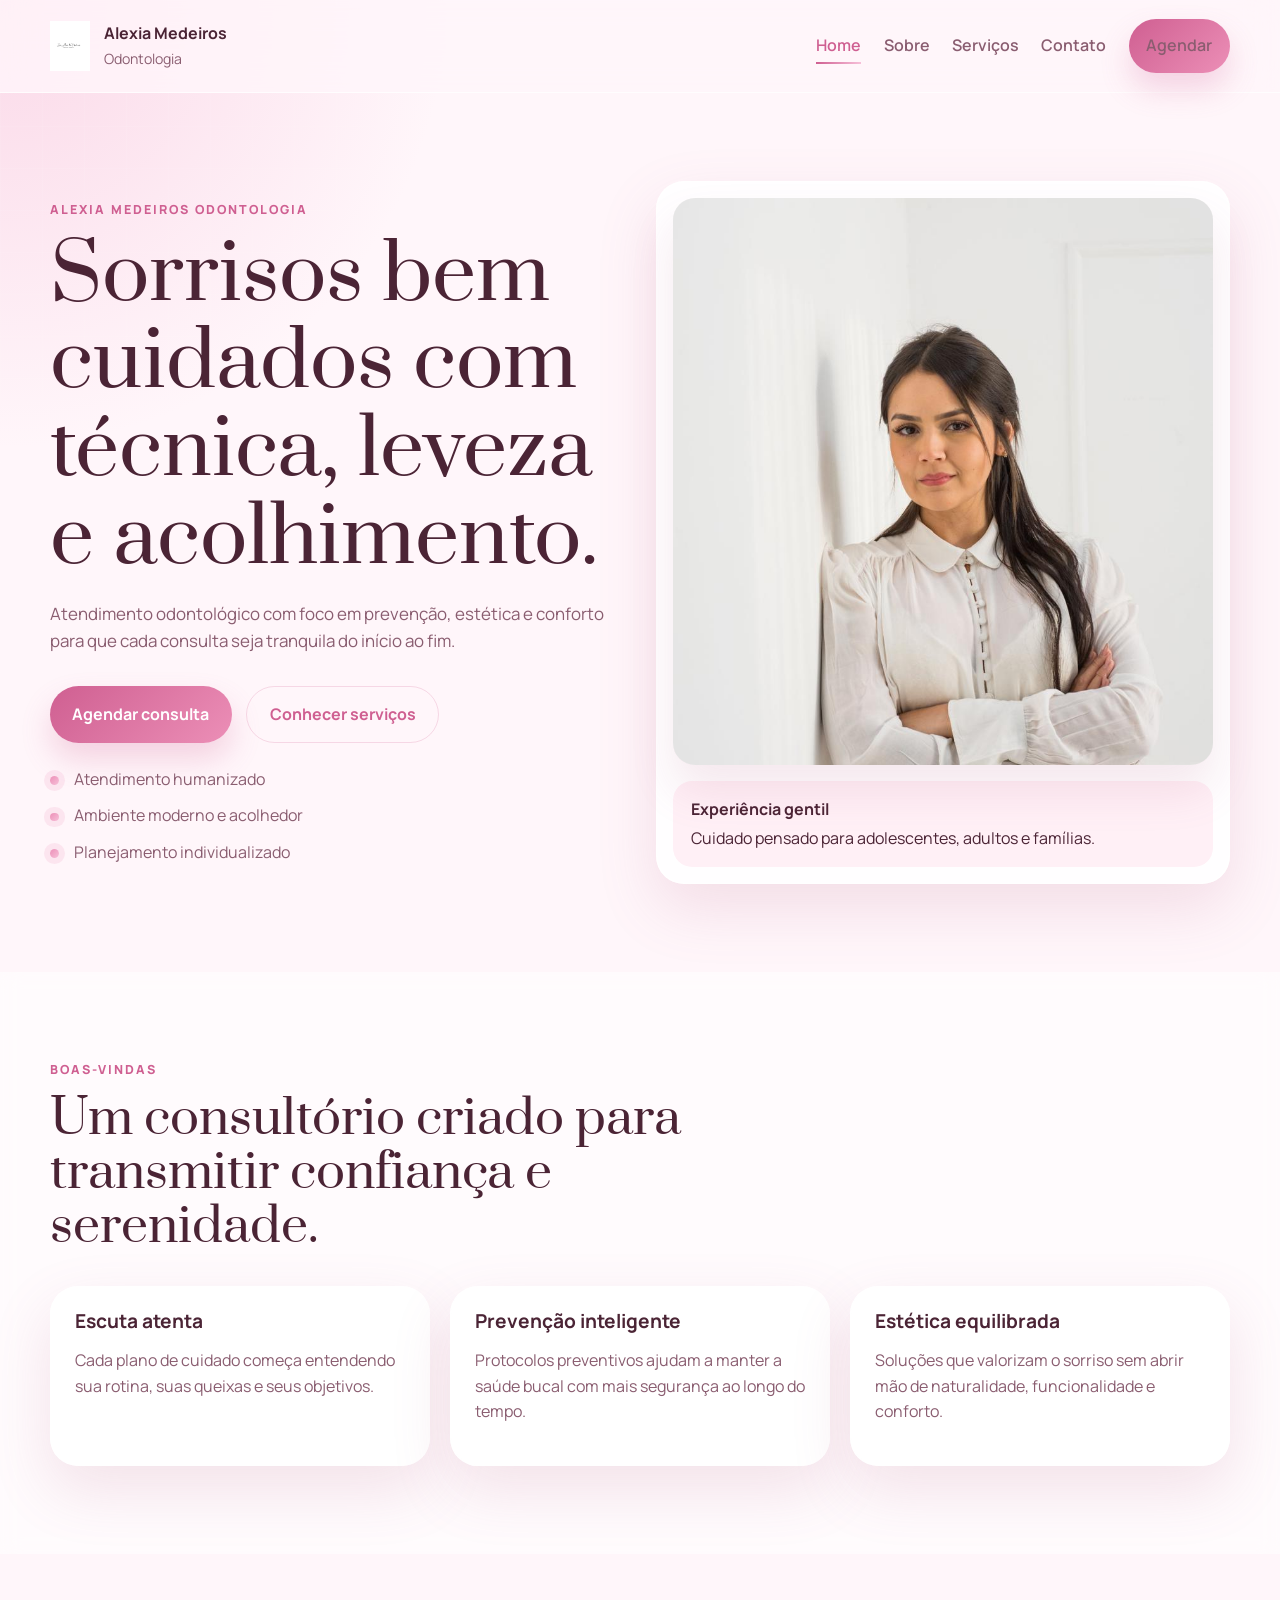
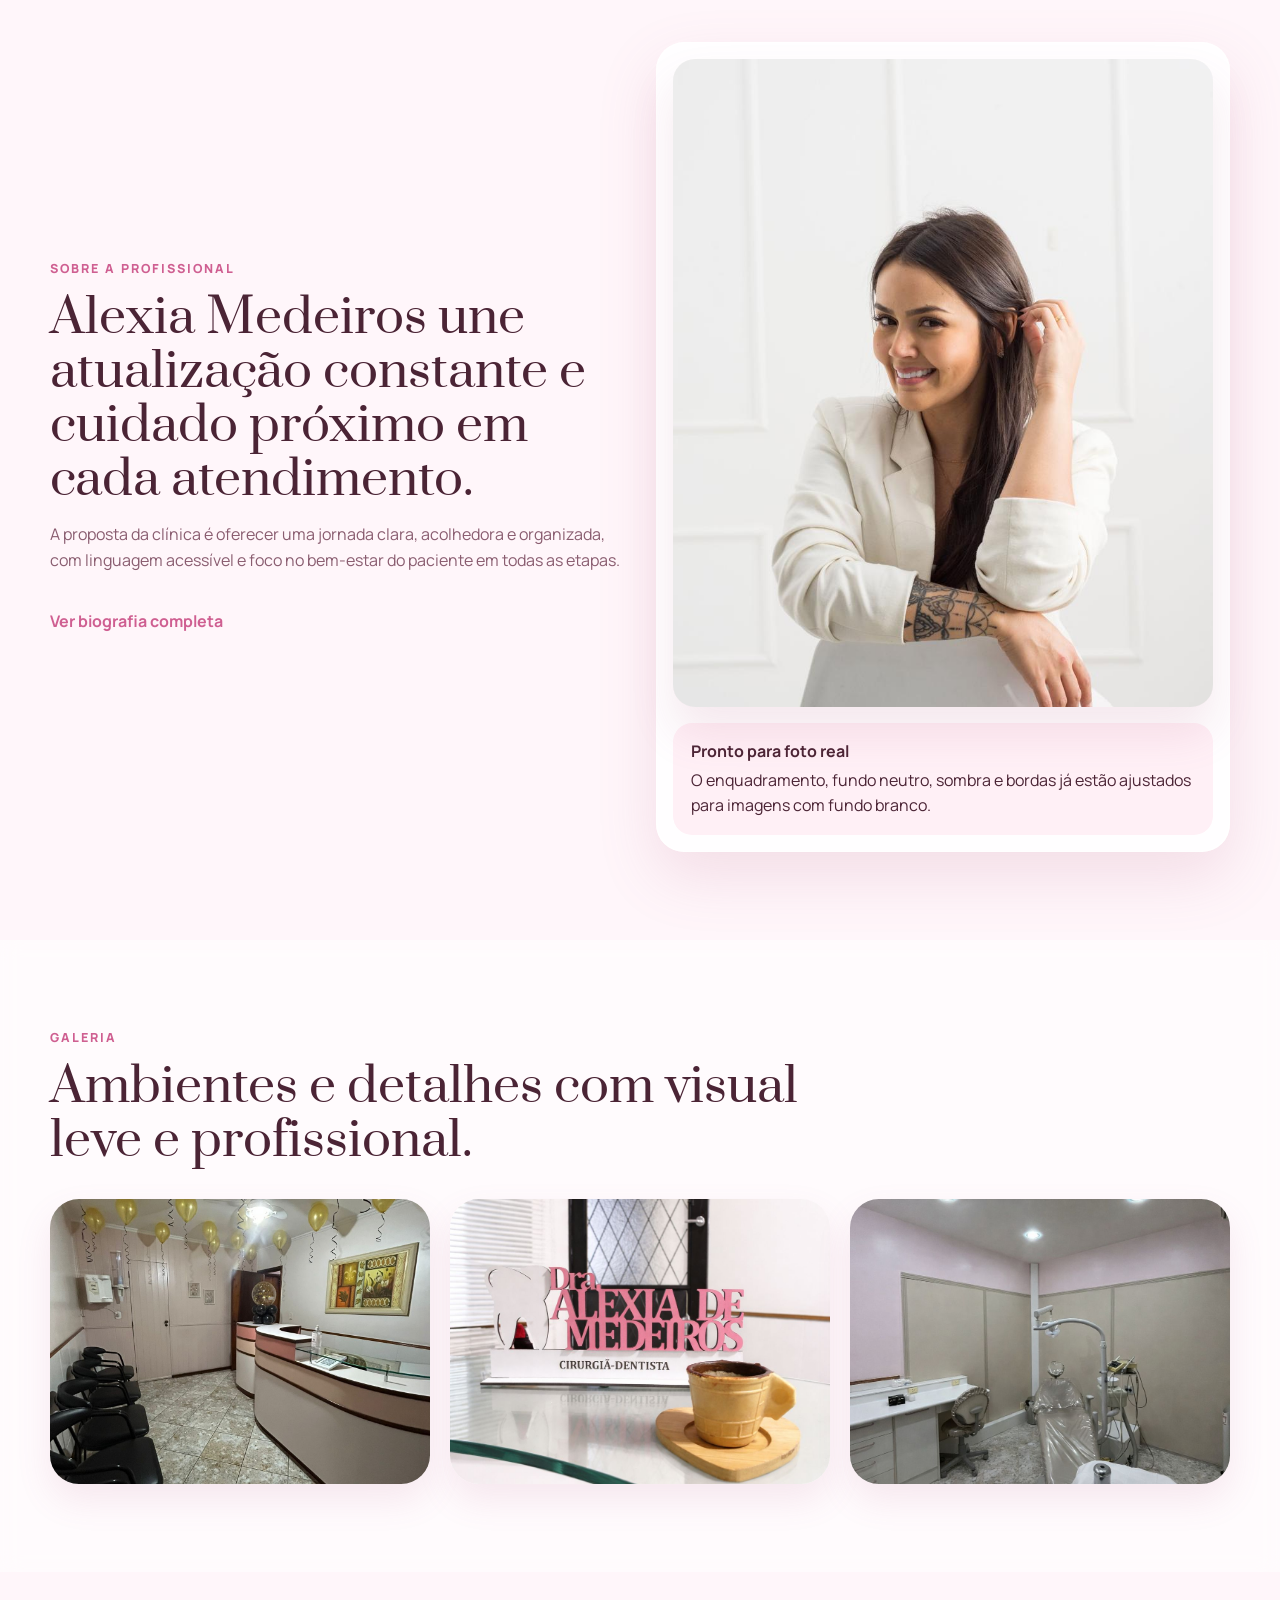
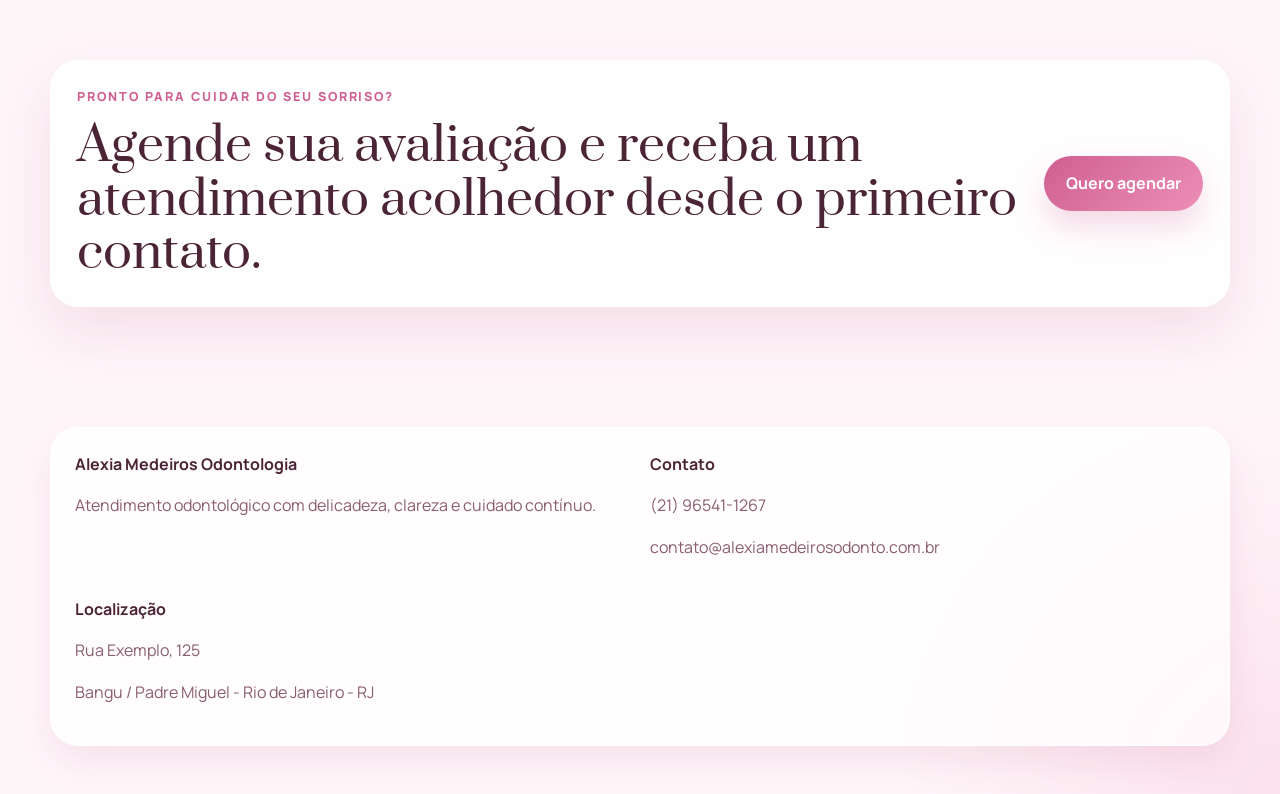
<file: index.html>
﻿<!DOCTYPE html>
<html lang="pt-BR">
<head>
  <meta charset="UTF-8">
  <meta name="viewport" content="width=device-width, initial-scale=1.0">
  <meta name="description" content="Alexia Medeiros Odontologia com atendimento humanizado, estrutura acolhedora e soluções modernas para o seu sorriso.">
  <title>Alexia Medeiros Odontologia</title>
  <link rel="preconnect" href="https://fonts.googleapis.com">
  <link rel="preconnect" href="https://fonts.gstatic.com" crossorigin>
  <link href="https://fonts.googleapis.com/css2?family=Manrope:wght@400;500;600;700;800&family=Prata&display=swap" rel="stylesheet">
  <link rel="stylesheet" href="css/style.css">
</head>
<body data-page="home">
  <header class="site-header">
    <div class="container nav-shell">
      <a class="brand" href="index.html" aria-label="Alexia Medeiros Odontologia">
        <img src="images/logo.png" alt="Logo Alexia Medeiros" class="logo">
        <span class="brand-text">
          <strong>Alexia Medeiros</strong>
          <span>Odontologia</span>
        </span>
      </a>
      <button class="nav-toggle" type="button" aria-expanded="false" aria-controls="site-nav" aria-label="Abrir menu">
        <span></span>
        <span></span>
      </button>
      <nav class="site-nav" id="site-nav" aria-label="Principal">
        <a href="index.html" data-nav="home">Home</a>
        <a href="sobre.html" data-nav="sobre">Sobre</a>
        <a href="servicos.html" data-nav="servicos">Serviços</a>
        <a href="contato.html" data-nav="contato">Contato</a>
        <a href="agendamento.html" data-nav="agendamento" class="button button--nav">Agendar</a>
      </nav>
    </div>
  </header>

  <main>
    <section class="hero section">
      <div class="container hero-grid">
        <div class="hero-copy reveal">
          <p class="eyebrow">Alexia Medeiros Odontologia</p>
          <h1>Sorrisos bem cuidados com técnica, leveza e acolhimento.</h1>
          <p class="lead">Atendimento odontológico com foco em prevenção, estética e conforto para que cada consulta seja tranquila do início ao fim.</p>
          <div class="hero-actions">
            <a class="button" href="agendamento.html">Agendar consulta</a>
            <a class="button button--ghost" href="servicos.html">Conhecer serviços</a>
          </div>
          <ul class="hero-points">
            <li>Atendimento humanizado</li>
            <li>Ambiente moderno e acolhedor</li>
            <li>Planejamento individualizado</li>
          </ul>
        </div>
        <div class="hero-visual reveal reveal-delay">
          <div class="hero-card">
            <div class="image-frame image-frame--hero">
              <img src="images/alexiaparede.jpeg" alt="Ilustração representando atendimento odontológico acolhedor.">
            </div>
            <div class="hero-badge">
              <strong>Experiência gentil</strong>
              <span>Cuidado pensado para adolescentes, adultos e famílias.</span>
            </div>
          </div>
        </div>
      </div>
    </section>

    <section class="section section-soft">
      <div class="container">
        <div class="section-heading reveal">
          <p class="eyebrow">Boas-vindas</p>
          <h2>Um consultório criado para transmitir confiança e serenidade.</h2>
        </div>
        <div class="feature-grid">
          <article class="feature-card reveal">
            <h3>Escuta atenta</h3>
            <p>Cada plano de cuidado começa entendendo sua rotina, suas queixas e seus objetivos.</p>
          </article>
          <article class="feature-card reveal">
            <h3>Prevenção inteligente</h3>
            <p>Protocolos preventivos ajudam a manter a saúde bucal com mais segurança ao longo do tempo.</p>
          </article>
          <article class="feature-card reveal">
            <h3>Estética equilibrada</h3>
            <p>Soluções que valorizam o sorriso sem abrir mão de naturalidade, funcionalidade e conforto.</p>
          </article>
        </div>
      </div>
    </section>

    <section class="section">
      <div class="container split-layout">
        <div class="reveal">
          <p class="eyebrow">Sobre a profissional</p>
          <h2>Alexia Medeiros une atualização constante e cuidado próximo em cada atendimento.</h2>
          <p>A proposta da clínica é oferecer uma jornada clara, acolhedora e organizada, com linguagem acessível e foco no bem-estar do paciente em todas as etapas.</p>
          <a class="text-link" href="sobre.html">Ver biografia completa</a>
        </div>
        <div class="portrait-panel reveal reveal-delay">
          <div class="image-frame image-frame--portrait">
            <img src="images/dra.png" alt="Espaço reservado para foto profissional da dentista Alexa Medeiros.">
          </div>
          <div class="portrait-note">
            <strong>Pronto para foto real</strong>
            <span>O enquadramento, fundo neutro, sombra e bordas já estão ajustados para imagens com fundo branco.</span>
          </div>
        </div>
      </div>
    </section>

    <section class="section section-soft">
      <div class="container">
        <div class="section-heading reveal">
          <p class="eyebrow">Galeria</p>
          <h2>Ambientes e detalhes com visual leve e profissional.</h2>
        </div>
        <div class="gallery-grid">
          <figure class="gallery-card reveal"><img src="images/recepção.jpeg" alt="Visual ilustrativo de consultório odontológico clean."></figure>
          <figure class="gallery-card reveal"><img src="images/testee.jpeg" alt="Visual ilustrativo de atendimento odontológico humanizado."></figure>
          <figure class="gallery-card reveal"><img src="images/sala.jpeg" alt="Visual ilustrativo de equipamentos odontológicos modernos."></figure>
        </div>
      </div>
    </section>

    <section class="section">
      <div class="container cta-band reveal">
        <div>
          <p class="eyebrow">Pronto para cuidar do seu sorriso?</p>
          <h2>Agende sua avaliação e receba um atendimento acolhedor desde o primeiro contato.</h2>
        </div>
        <a class="button" href="agendamento.html">Quero agendar</a>
      </div>
    </section>
  </main>

  <footer class="site-footer">
    <div class="container footer-grid">
      <div>
        <strong>Alexia Medeiros Odontologia</strong>
        <p>Atendimento odontológico com delicadeza, clareza e cuidado contínuo.</p>
      </div>
      <div>
        <strong>Contato</strong>
        <p>(21) 96541-1267</p>
        <p>contato@alexiamedeirosodonto.com.br</p>
      </div>
      <div>
        <strong>Localização</strong>
        <p>Rua Exemplo, 125</p>
        <p>Bangu / Padre Miguel - Rio de Janeiro - RJ</p>
      </div>
    </div>
  </footer>
<script src="js/site-config.js"></script>
<script src="js/script.js"></script>
</body>
</html>
</file>
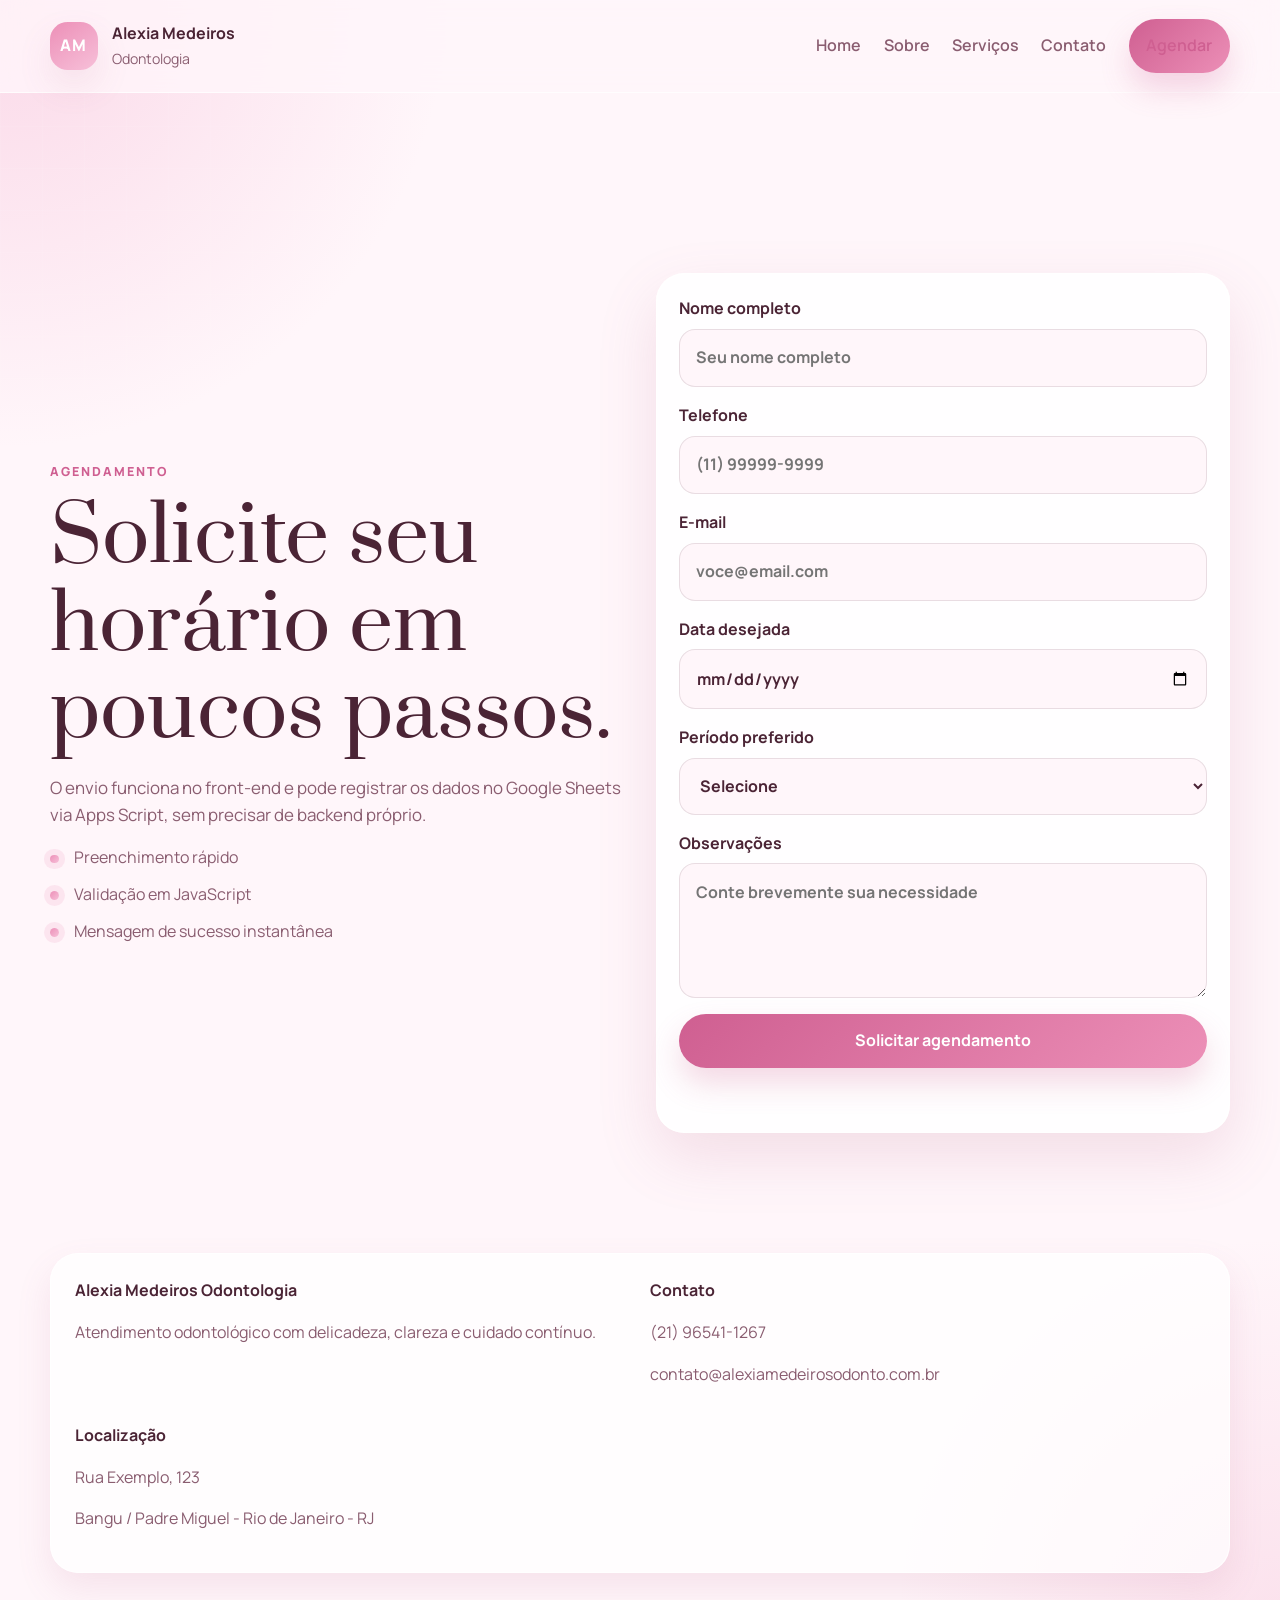
<file: agendamento.html>
﻿<!DOCTYPE html>
<html lang="pt-BR">
<head>
  <meta charset="UTF-8">
  <meta name="viewport" content="width=device-width, initial-scale=1.0">
  <meta name="description" content="Solicite um agendamento na Alexa Medeiros Odontologia com confirmação simulada no navegador.">
  <title>Agendamento | Alexia Medeiros Odontologia</title>
  <link rel="preconnect" href="https://fonts.googleapis.com">
  <link rel="preconnect" href="https://fonts.gstatic.com" crossorigin>
  <link href="https://fonts.googleapis.com/css2?family=Manrope:wght@400;500;600;700;800&family=Prata&display=swap" rel="stylesheet">
  <link rel="stylesheet" href="css/style.css">
</head>
<body data-page="agendamento">
  <header class="site-header">
    <div class="container nav-shell">
      <a class="brand" href="index.html" aria-label="Alexa Medeiros Odontologia">
        <span class="brand-mark">AM</span>
        <span class="brand-text">
          <strong>Alexia Medeiros</strong>
          <span>Odontologia</span>
        </span>
      </a>
      <button class="nav-toggle" type="button" aria-expanded="false" aria-controls="site-nav" aria-label="Abrir menu">
        <span></span>
        <span></span>
      </button>
      <nav class="site-nav" id="site-nav" aria-label="Principal">
        <a href="index.html" data-nav="home">Home</a>
        <a href="sobre.html" data-nav="sobre">Sobre</a>
        <a href="servicos.html" data-nav="servicos">Serviços</a>
        <a href="contato.html" data-nav="contato">Contato</a>
        <a href="agendamento.html" data-nav="agendamento" class="button button--nav">Agendar</a>
      </nav>
    </div>
  </header>

  <main class="page-main">
    <section class="section page-hero">
      <div class="container booking-layout">
        <div class="reveal">
          <p class="eyebrow">Agendamento</p>
          <h1>Solicite seu horário em poucos passos.</h1>
          <p class="lead">O envio funciona no front-end e pode registrar os dados no Google Sheets via Apps Script, sem precisar de backend próprio.</p>
          <ul class="check-list">
            <li>Preenchimento rápido</li>
            <li>Validação em JavaScript</li>
            <li>Mensagem de sucesso instantânea</li>
          </ul>
        </div>
        <div class="form-card reveal reveal-delay">
          <form class="site-form" id="agendamento-form" novalidate>
            <label>
              Nome completo
              <input type="text" name="nome" placeholder="Seu nome completo" required>
            </label>
            <label>
              Telefone
              <input type="tel" name="telefone" placeholder="(11) 99999-9999" required>
            </label>
            <label>
              E-mail
              <input type="email" name="email" placeholder="voce@email.com" required>
            </label>
            <label>
              Data desejada
              <input type="date" name="data" id="booking-date" required>
            </label>
            <label>
              Período preferido
              <select name="periodo" required>
                <option value="">Selecione</option>
                <option value="manhã">Manhã</option>
                <option value="tarde">Tarde</option>
              </select>
            </label>
            <label>
              Observações
              <textarea name="mensagem" rows="4" placeholder="Conte brevemente sua necessidade"></textarea>
            </label>
            <button class="button" type="submit">Solicitar agendamento</button>
            <p class="form-feedback" id="agendamento-feedback" aria-live="polite"></p>
          </form>
        </div>
      </div>
    </section>
  </main>

  <footer class="site-footer">
    <div class="container footer-grid">
      <div>
        <strong>Alexia Medeiros Odontologia</strong>
        <p>Atendimento odontológico com delicadeza, clareza e cuidado contínuo.</p>
      </div>
      <div>
        <strong>Contato</strong>
        <p>(21) 96541-1267</p>
        <p>contato@alexiamedeirosodonto.com.br</p>
      </div>
      <div>
        <strong>Localização</strong>
        <p>Rua Exemplo, 123</p>
        <p>Bangu / Padre Miguel - Rio de Janeiro - RJ</p>
      </div>
    </div>
  </footer>

  <script src="js/site-config.js"></script>
  <script src="js/script.js"></script>
</body>
</html>
</file>
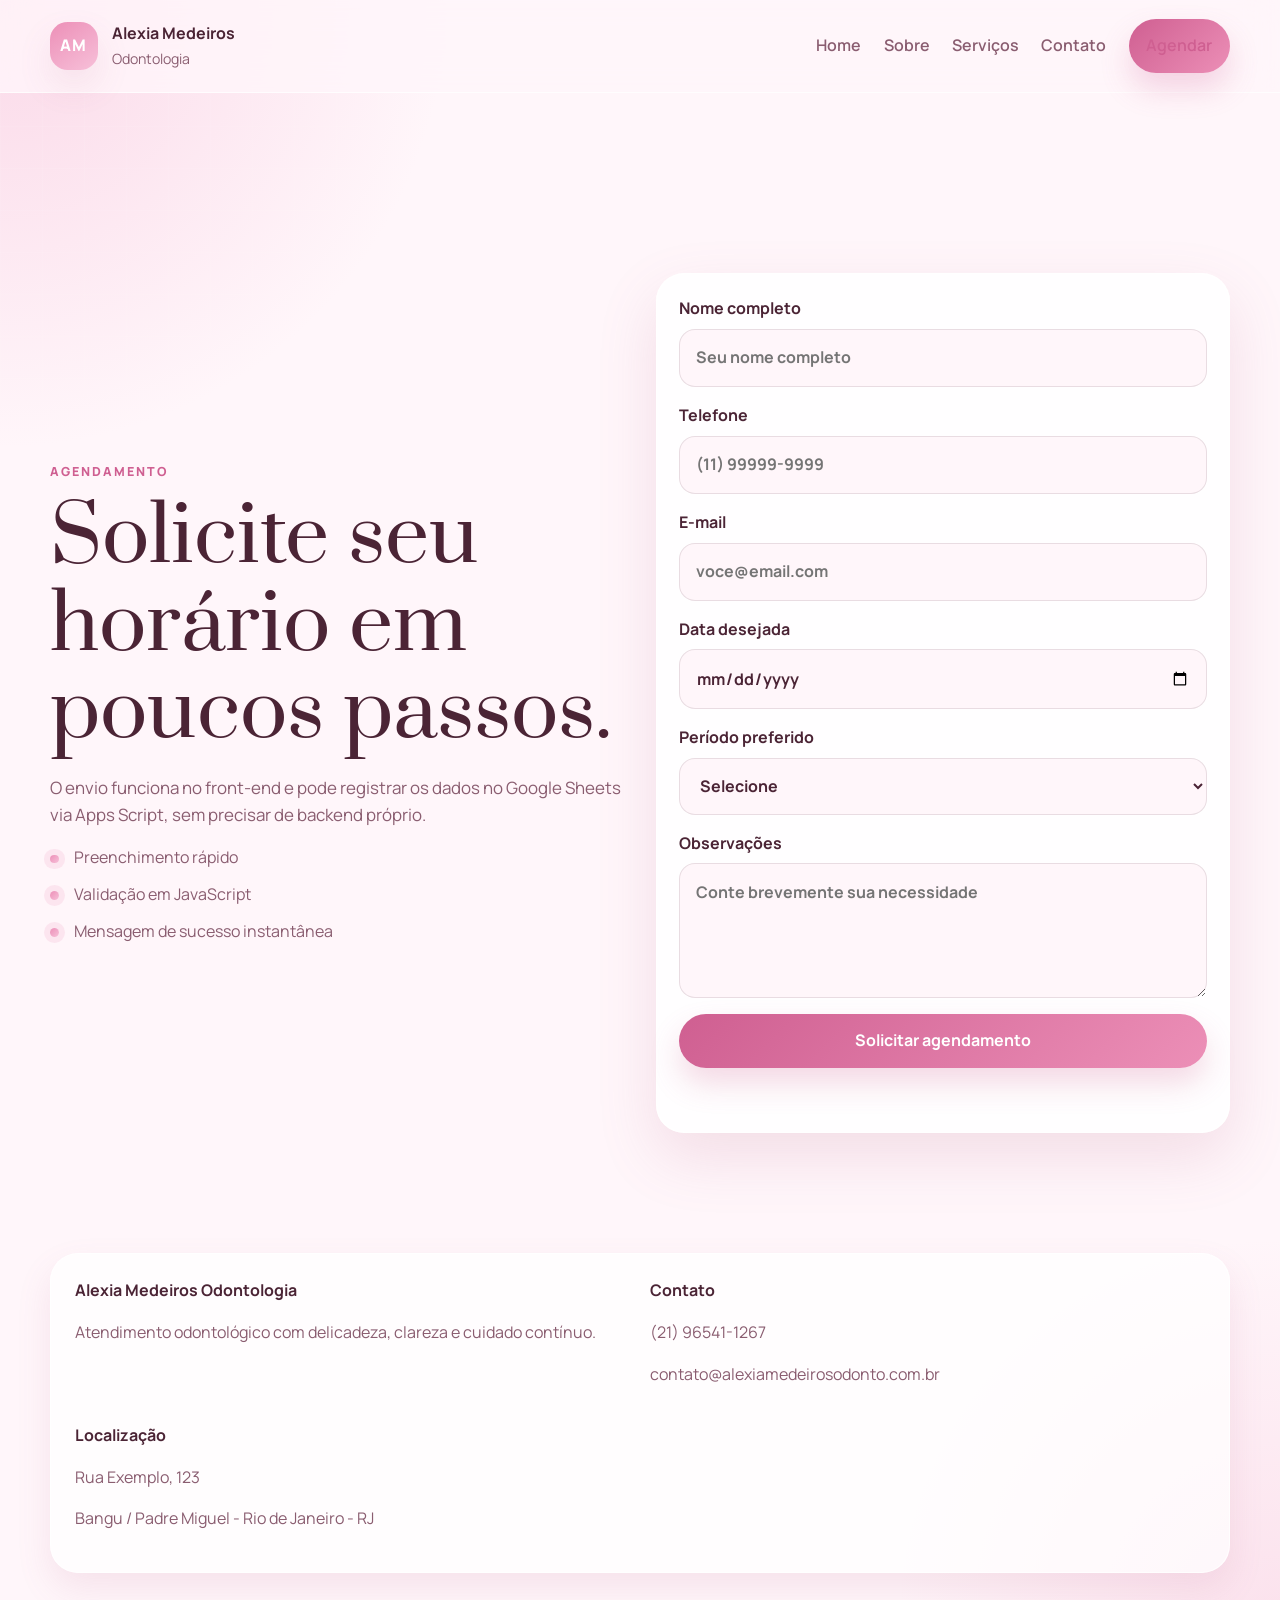
<file: agendar.html>
﻿<!DOCTYPE html>
<html lang="pt-BR">
<head>
  <meta charset="UTF-8">
  <meta http-equiv="refresh" content="0; url=agendamento.html">
  <meta name="viewport" content="width=device-width, initial-scale=1.0">
  <title>Redirecionando...</title>
  <script>window.location.replace('agendamento.html');</script>
</head>
<body>
  <p>Redirecionando para <a href="agendamento.html">agendamento.html</a>...</p>
</body>
</html>
</file>
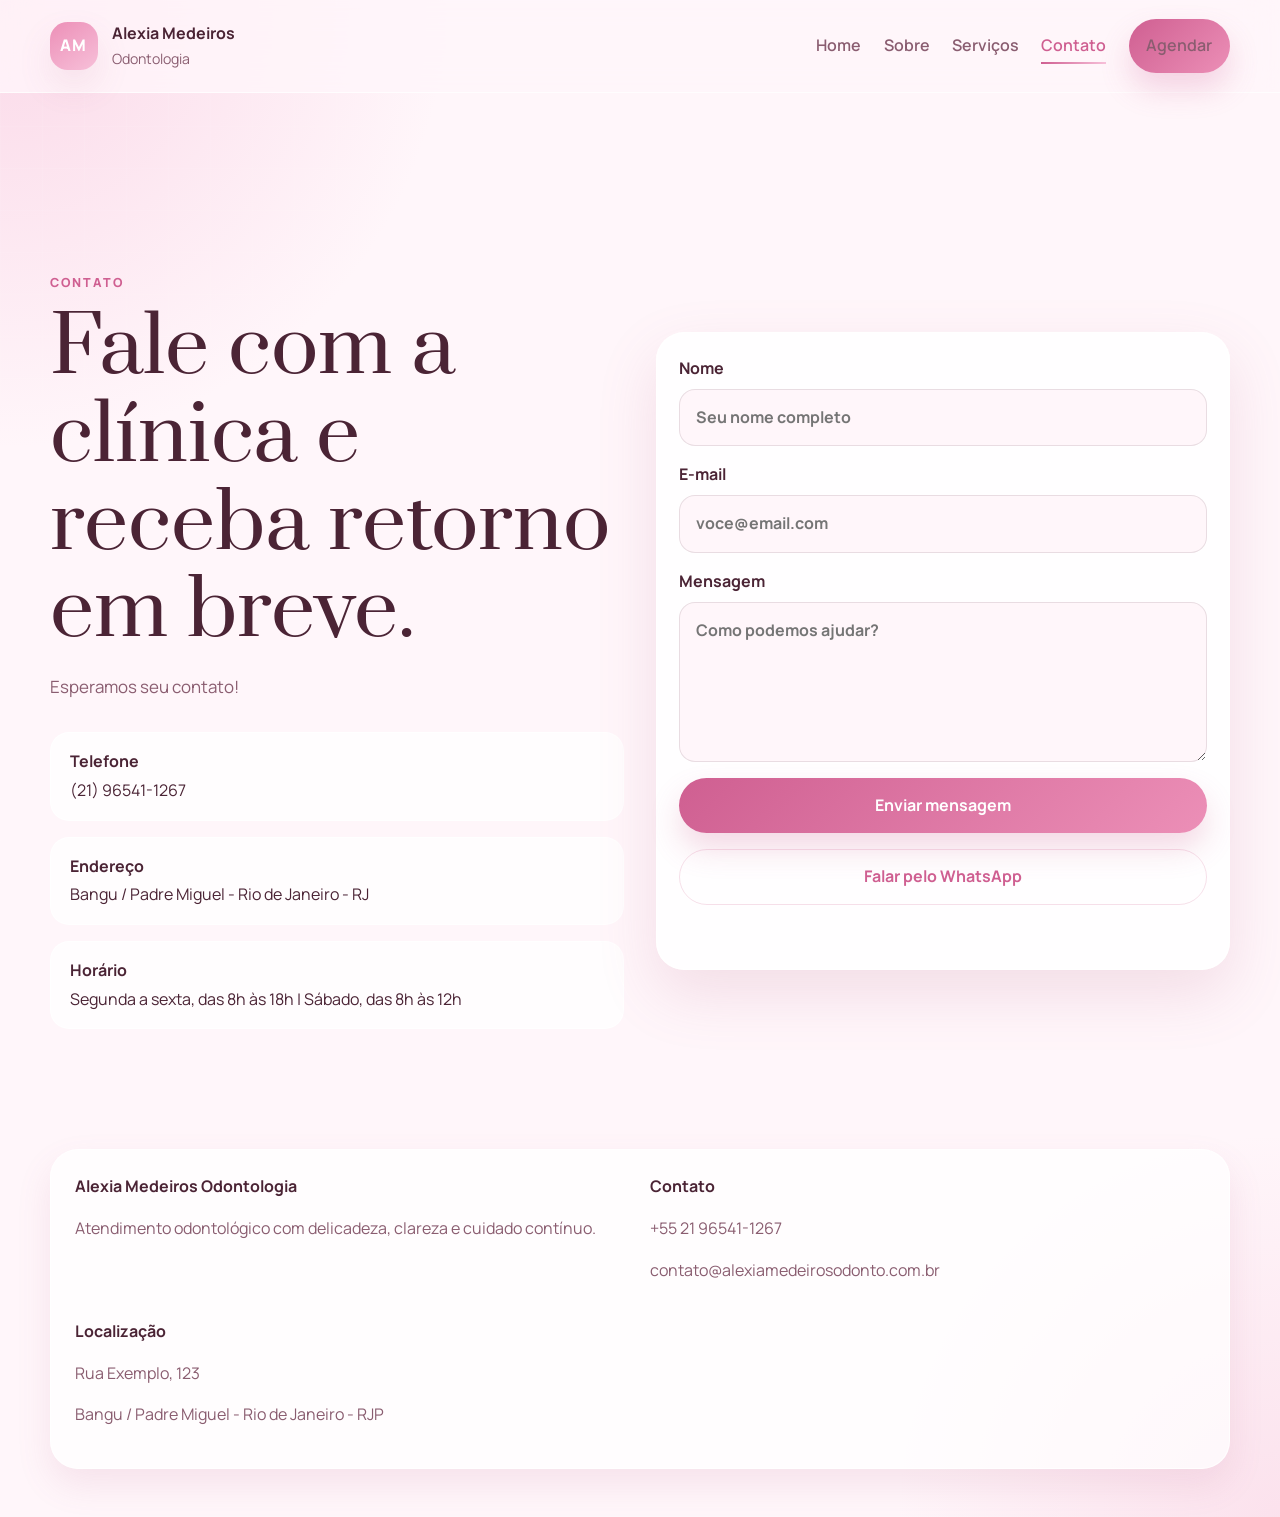
<file: contato.html>
﻿<!DOCTYPE html>
<html lang="pt-BR">
<head>
  <meta charset="UTF-8">
  <meta name="viewport" content="width=device-width, initial-scale=1.0">
  <meta name="description" content="Entre em contato com Alexia Medeiros Odontologia para tirar dúvidas ou solicitar atendimento.">
  <title>Contato | Alexia Medeiros Odontologia</title>
  <link rel="preconnect" href="https://fonts.googleapis.com">
  <link rel="preconnect" href="https://fonts.gstatic.com" crossorigin>
  <link href="https://fonts.googleapis.com/css2?family=Manrope:wght@400;500;600;700;800&family=Prata&display=swap" rel="stylesheet">
  <link rel="stylesheet" href="css/style.css">
</head>
<body data-page="contato">
  <header class="site-header">
    <div class="container nav-shell">
      <a class="brand" href="index.html" aria-label="Alexa Medeiros Odontologia">
        <span class="brand-mark">AM</span>
        <span class="brand-text">
          <strong>Alexia Medeiros</strong>
          <span>Odontologia</span>
        </span>
      </a>
      <button class="nav-toggle" type="button" aria-expanded="false" aria-controls="site-nav" aria-label="Abrir menu">
        <span></span>
        <span></span>
      </button>
      <nav class="site-nav" id="site-nav" aria-label="Principal">
        <a href="index.html" data-nav="home">Home</a>
        <a href="sobre.html" data-nav="sobre">Sobre</a>
        <a href="servicos.html" data-nav="servicos">Serviços</a>
        <a href="contato.html" data-nav="contato">Contato</a>
        <a href="agendamento.html" data-nav="agendamento" class="button button--nav">Agendar</a>
      </nav>
    </div>
  </header>

  <main class="page-main">
    <section class="section page-hero">
      <div class="container contact-layout">
        <div class="reveal">
          <p class="eyebrow">Contato</p>
          <h1>Fale com a clínica e receba retorno em breve.</h1>
          <p class="lead">Esperamos seu contato!</p>
          <div class="contact-list">
            <div class="contact-item">
              <strong>Telefone</strong>
              <span>(21) 96541-1267</span>
            </div>
            <div class="contact-item">
              <strong>Endereço</strong>
              <span>Bangu / Padre Miguel - Rio de Janeiro - RJ</span>
            </div>
            <div class="contact-item">
              <strong>Horário</strong>
              <span>Segunda a sexta, das 8h às 18h | Sábado, das 8h às 12h</span>
            </div>
          </div>
        </div>
        <div class="form-card reveal reveal-delay">
          <form class="site-form" id="contato-form" novalidate>
            <label>
              Nome
              <input type="text" name="nome" placeholder="Seu nome completo" required>
            </label>
            <label>
              E-mail
              <input type="email" name="email" placeholder="voce@email.com" required>
            </label>
            <label>
              Mensagem
              <textarea name="mensagem" rows="5" placeholder="Como podemos ajudar?" required></textarea>
            </label>
            <button class="button" type="submit">Enviar mensagem</button>
            <a class="button button--ghost button--whatsapp" href="https://wa.me/5521997012629" target="_blank" rel="noopener noreferrer">Falar pelo WhatsApp</a>
            <p class="form-feedback" id="contato-feedback" aria-live="polite"></p>
          </form>
        </div>
      </div>
    </section>
  </main>

  <footer class="site-footer">
    <div class="container footer-grid">
      <div>
        <strong>Alexia Medeiros Odontologia</strong>
        <p>Atendimento odontológico com delicadeza, clareza e cuidado contínuo.</p>
      </div>
      <div>
        <strong>Contato</strong>
        <p>+55 21 96541-1267</p>
        <p>contato@alexiamedeirosodonto.com.br</p>
      </div>
      <div>
        <strong>Localização</strong>
        <p>Rua Exemplo, 123</p>
        <p>Bangu / Padre Miguel - Rio de Janeiro - RJP</p>
      </div>
    </div>
  </footer>

  <script src="js/site-config.js"></script>
  <script src="js/script.js"></script>
</body>
</html>
</file>
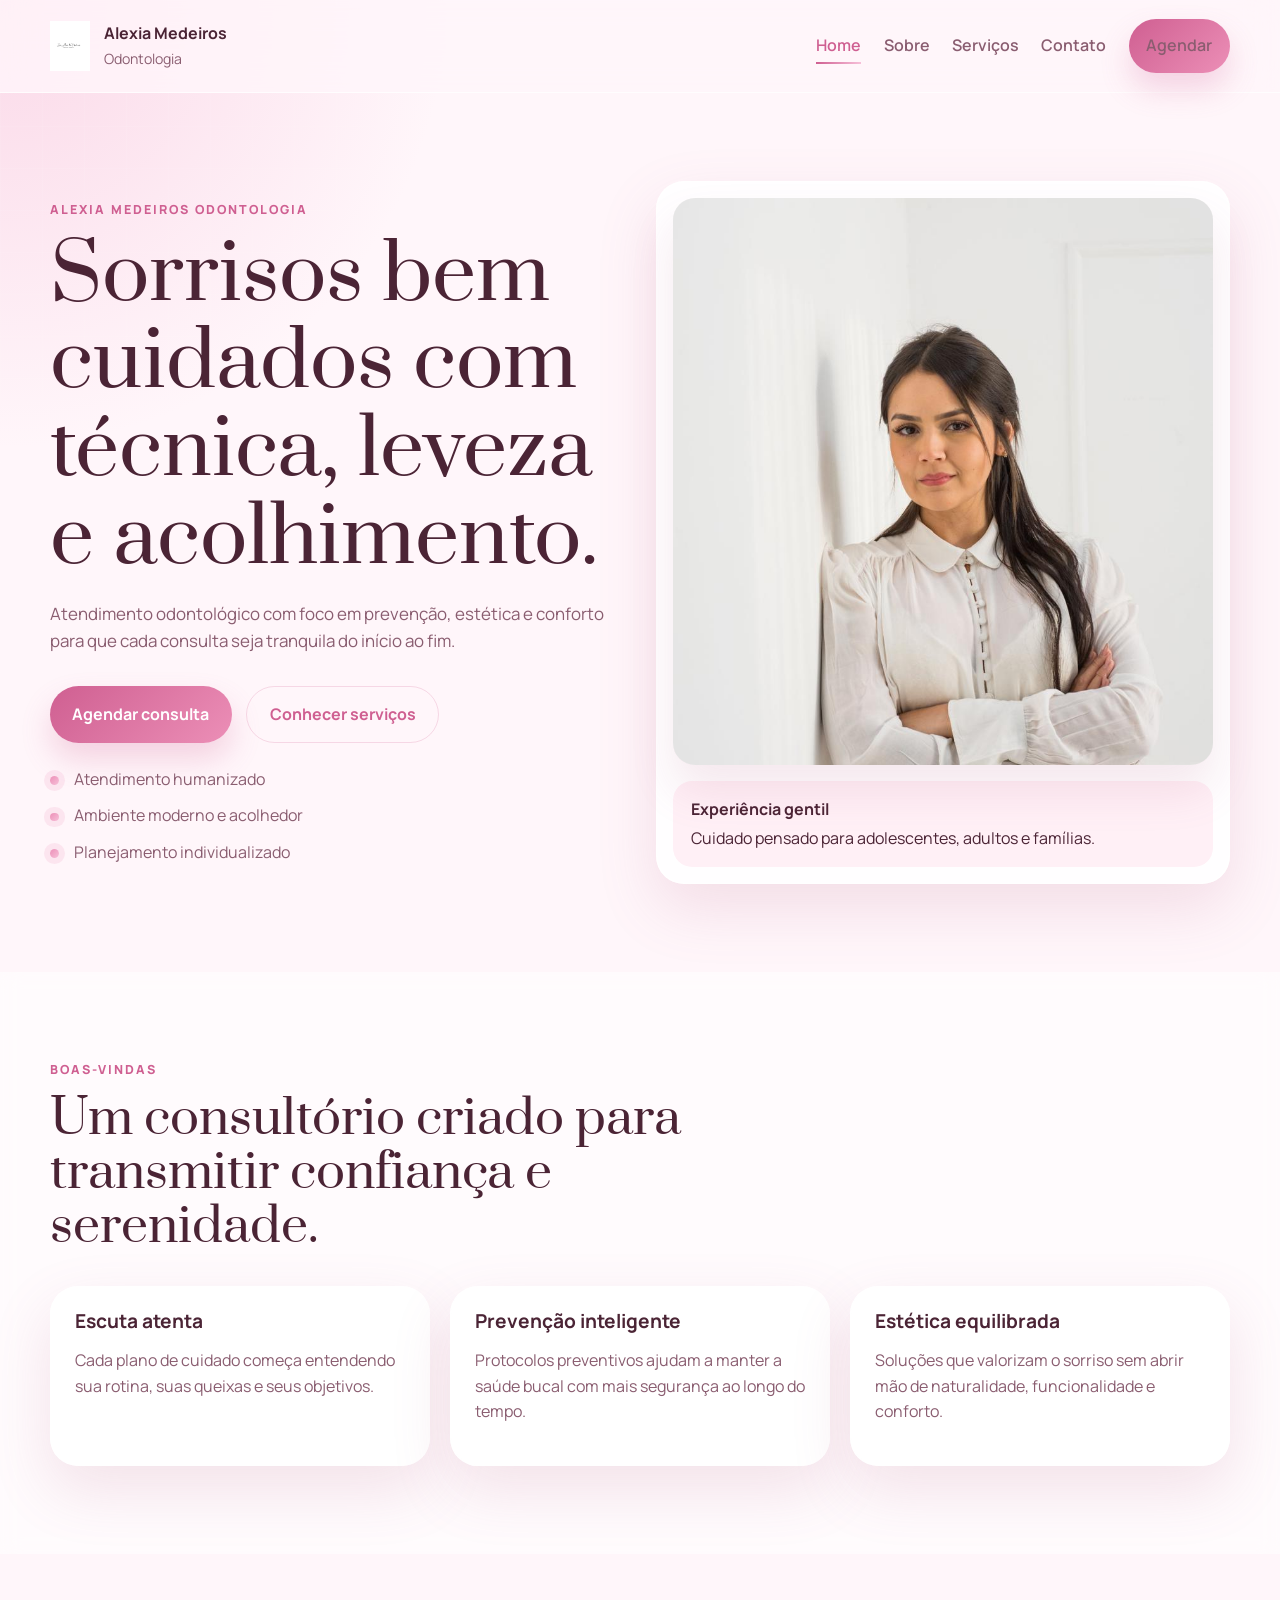
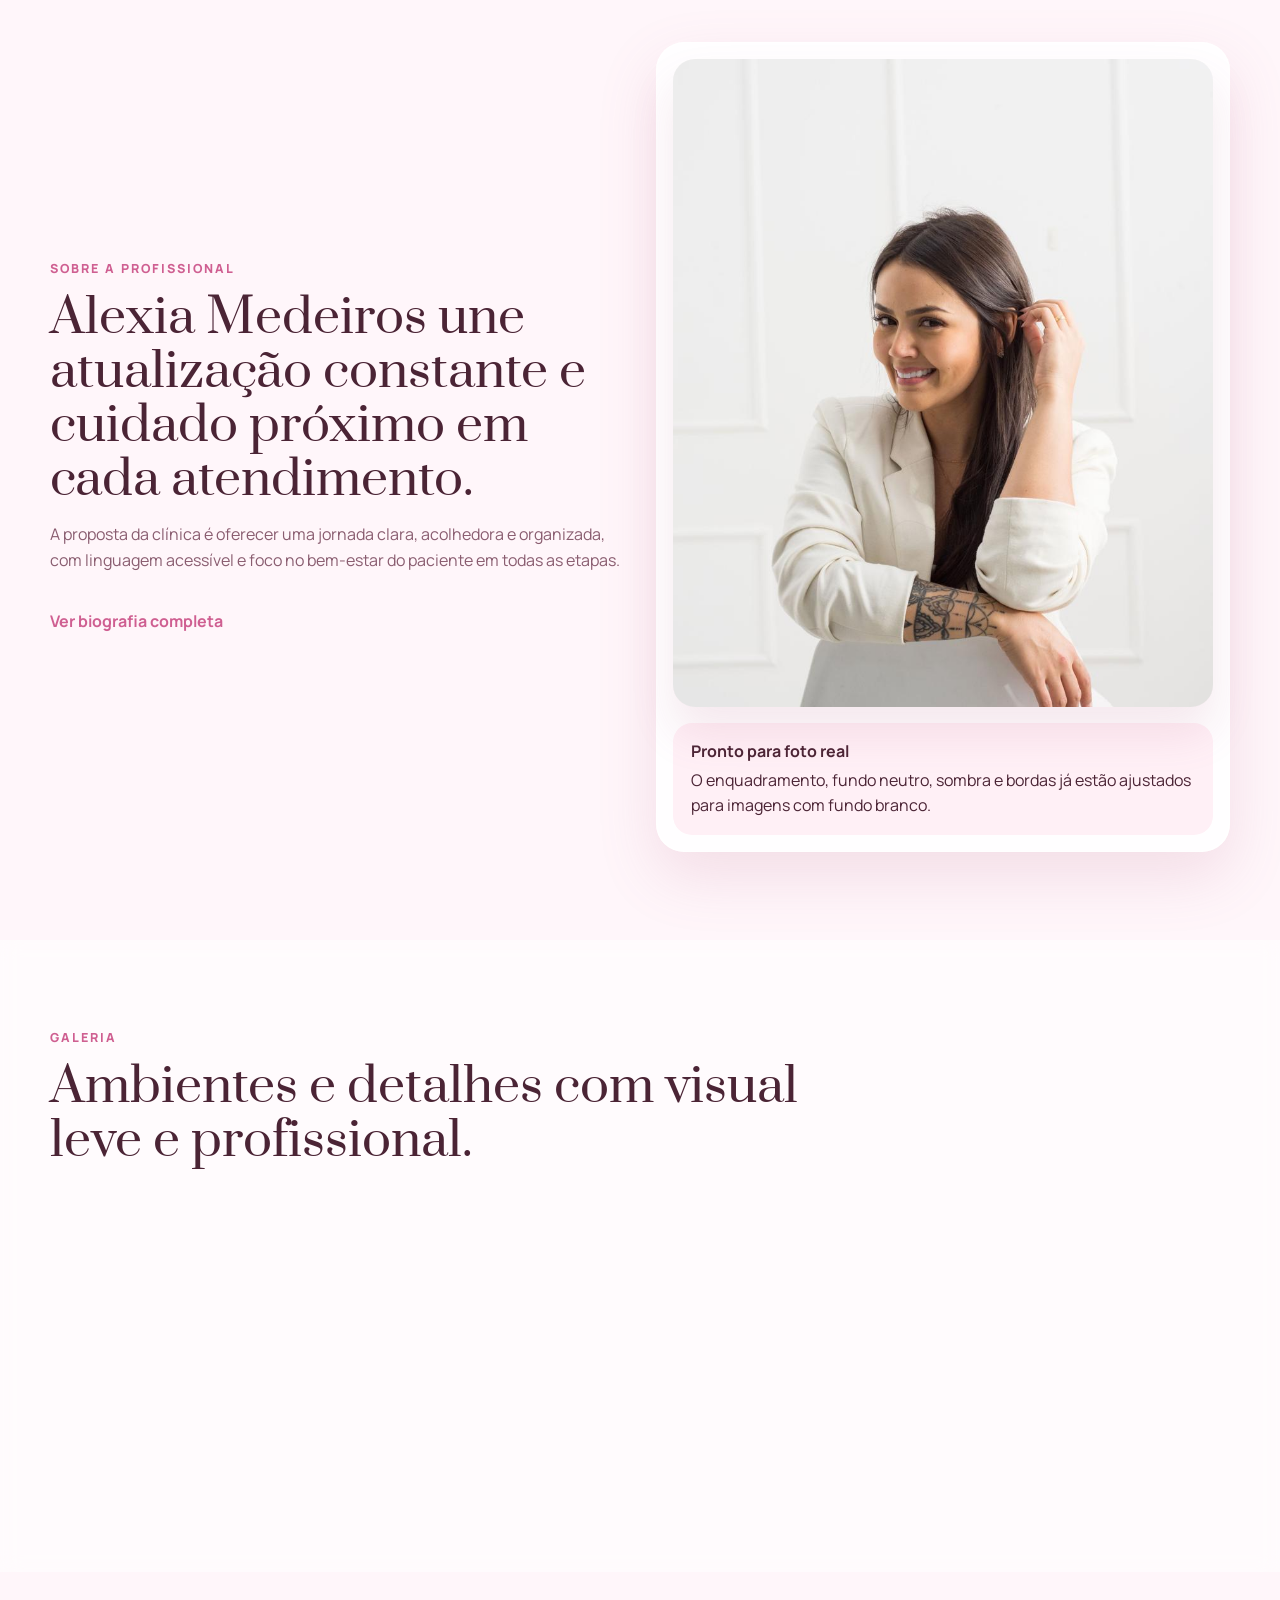
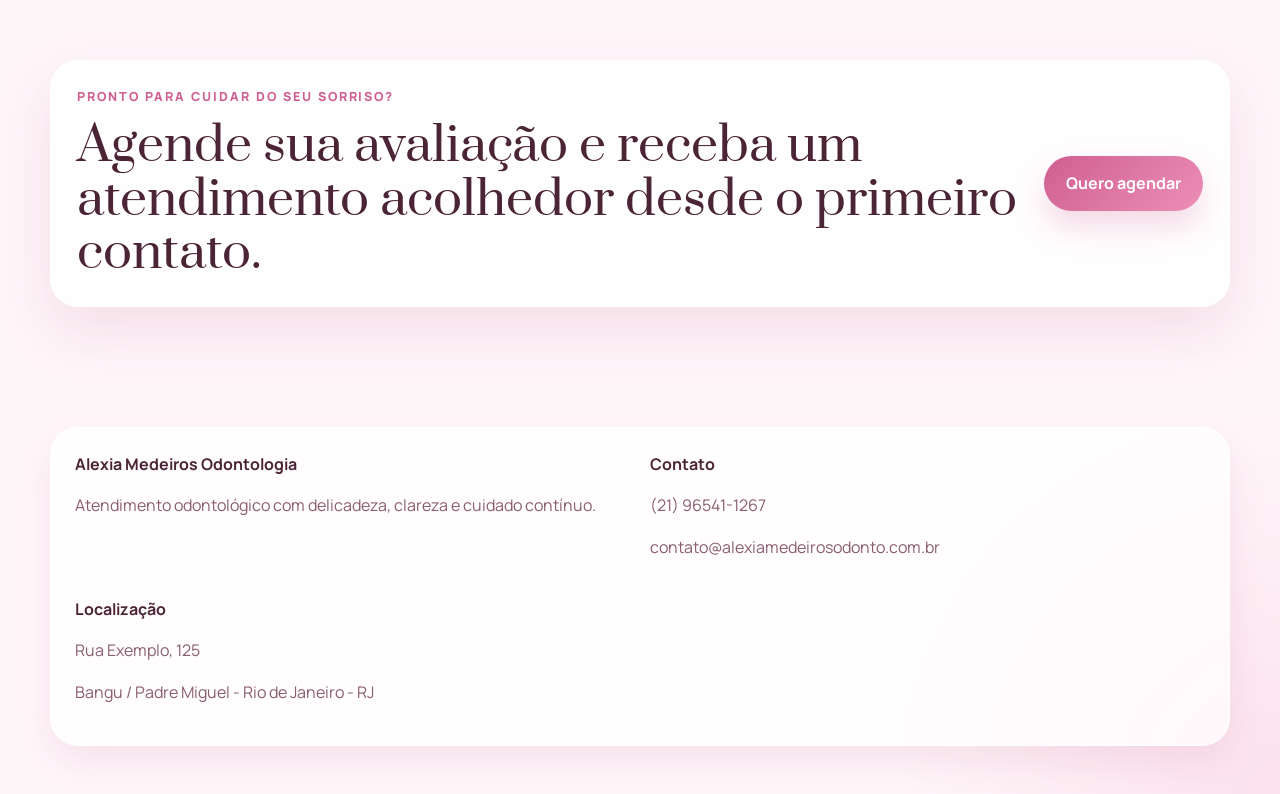
<file: login.html>
﻿<!DOCTYPE html>
<html lang="pt-BR">
<head>
  <meta charset="UTF-8">
  <meta http-equiv="refresh" content="0; url=index.html">
  <meta name="viewport" content="width=device-width, initial-scale=1.0">
  <title>Redirecionando...</title>
  <script>window.location.replace('index.html');</script>
</head>
<body>
  <p>Redirecionando para <a href="index.html">index.html</a>...</p>
</body>
</html>
</file>
<file: css/style.css>
:root {
  --bg: #fff6fa;
  --surface: #ffffff;
  --surface-soft: #fff0f6;
  --text: #4b2435;
  --muted: #8a5d70;
  --line: rgba(75, 36, 53, 0.12);
  --primary: #ec8fb7;
  --primary-deep: #cf5f91;
  --accent: #f7c0d9;
  --shadow: 0 24px 60px rgba(181, 91, 132, 0.16);
  --shadow-soft: 0 16px 35px rgba(181, 91, 132, 0.12);
  --radius: 28px;
  --container: 1180px;
  --header-height: 92px;
}

* { box-sizing: border-box; }
html { scroll-behavior: smooth; }
body {
  margin: 0;
  min-width: 320px;
  font-family: "Manrope", sans-serif;
  color: var(--text);
  background:
    radial-gradient(circle at top left, rgba(247, 192, 217, 0.55), transparent 28rem),
    radial-gradient(circle at bottom right, rgba(236, 143, 183, 0.2), transparent 24rem),
    var(--bg);
  line-height: 1.6;
}
body::before {
  content: "";
  position: fixed;
  inset: 0;
  background-image: linear-gradient(rgba(255, 255, 255, 0.25) 1px, transparent 1px), linear-gradient(90deg, rgba(255, 255, 255, 0.25) 1px, transparent 1px);
  background-size: 42px 42px;
  opacity: 0.3;
  pointer-events: none;
  z-index: -1;
}
img { max-width: 100%; display: block; }
a { color: inherit; text-decoration: none; }
button, input, select, textarea { font: inherit; }
.container { width: min(calc(100% - 2rem), var(--container)); margin: 0 auto; }
.section { padding: 4.5rem 0; }
.section-soft { background: rgba(255, 255, 255, 0.56); backdrop-filter: blur(10px); }
.page-main { padding-top: var(--header-height); }
.site-header {
  position: sticky; top: 0; z-index: 20;
  background: rgba(255, 246, 250, 0.82); backdrop-filter: blur(18px);
  border-bottom: 1px solid rgba(255, 255, 255, 0.7);
}
.nav-shell { min-height: var(--header-height); display: flex; align-items: center; justify-content: space-between; gap: 1rem; }
.brand { display: inline-flex; align-items: center; gap: 0.9rem; min-width: 0; }
.brand-mark {
  width: 3rem; height: 3rem; display: grid; place-items: center; border-radius: 1.1rem;
  background: linear-gradient(145deg, var(--primary), var(--accent)); color: #fff; font-weight: 800; letter-spacing: 0.08em;
  box-shadow: var(--shadow-soft);
}
.brand-text { display: grid; gap: 0.1rem; font-size: 0.88rem; color: var(--muted); }
.brand-text strong { font-size: 1rem; color: var(--text); }
.site-nav {
  position: fixed; top: calc(var(--header-height) - 0.2rem); left: 1rem; right: 1rem; display: grid; gap: 0.75rem;
  padding: 1rem; border-radius: 1.4rem; background: rgba(255, 255, 255, 0.95); border: 1px solid rgba(255, 255, 255, 0.8);
  box-shadow: var(--shadow-soft); opacity: 0; transform: translateY(-10px); pointer-events: none;
  transition: opacity 0.25s ease, transform 0.25s ease;
}
.site-nav a { color: var(--muted); font-weight: 600; transition: color 0.25s ease, transform 0.25s ease; }
.site-nav a:hover, .site-nav a.active { color: var(--primary-deep); }
.site-nav a:not(.button--nav):hover { transform: translateX(4px); }
.site-nav.is-open { opacity: 1; transform: translateY(0); pointer-events: auto; }
.nav-toggle {
  width: 3rem; height: 3rem; display: inline-flex; flex-direction: column; justify-content: center; gap: 0.35rem;
  border: 0; border-radius: 1rem; background: var(--surface); box-shadow: var(--shadow-soft); cursor: pointer;
}
.nav-toggle span { width: 1.2rem; height: 2px; margin: 0 auto; background: var(--text); border-radius: 999px; transition: transform 0.25s ease, opacity 0.25s ease; }
.nav-toggle.is-open span:first-child { transform: translateY(3px) rotate(45deg); }
.nav-toggle.is-open span:last-child { transform: translateY(-4px) rotate(-45deg); }
.eyebrow { margin: 0 0 0.75rem; color: var(--primary-deep); text-transform: uppercase; letter-spacing: 0.16em; font-size: 0.78rem; font-weight: 800; }
h1, h2, h3 { margin: 0; line-height: 1.12; }
h1, h2 { font-family: "Prata", serif; font-weight: 400; }
h1 { font-size: clamp(2.4rem, 7vw, 4.9rem); }
h2 { font-size: clamp(1.9rem, 5vw, 3rem); }
h3 { font-size: 1.2rem; }
p, li { color: var(--muted); }
.lead { font-size: 1.06rem; max-width: 58ch; }
.hero { padding-top: calc(var(--header-height) + 2rem); }
.hero-grid, .split-layout, .contact-layout, .booking-layout, .page-hero__grid { display: grid; gap: 2rem; }
.hero-actions { display: flex; flex-wrap: wrap; gap: 0.9rem; margin: 2rem 0 1.5rem; }
.button {
  display: inline-flex; align-items: center; justify-content: center; gap: 0.5rem; min-height: 3.25rem; padding: 0.9rem 1.4rem;
  border: 0; border-radius: 999px; background: linear-gradient(135deg, var(--primary-deep), var(--primary)); color: #fff;
  font-weight: 700; box-shadow: 0 16px 30px rgba(207, 95, 145, 0.24); cursor: pointer;
  transition: transform 0.25s ease, box-shadow 0.25s ease, filter 0.25s ease;
}
.button:hover { transform: translateY(-2px); box-shadow: 0 18px 34px rgba(207, 95, 145, 0.3); filter: saturate(1.06); }
.button:disabled { opacity: 0.7; cursor: wait; transform: none; }
.button--ghost { background: transparent; color: var(--primary-deep); border: 1px solid rgba(207, 95, 145, 0.2); box-shadow: none; }
.button--nav { min-height: 2.75rem; padding-inline: 1.1rem; }
.button--whatsapp { width: 100%; }
.hero-points, .check-list { padding: 0; margin: 0; list-style: none; display: grid; gap: 0.7rem; }
.hero-points li, .check-list li { position: relative; padding-left: 1.5rem; }
.hero-points li::before, .check-list li::before {
  content: ""; position: absolute; left: 0; top: 0.58rem; width: 0.55rem; height: 0.55rem; border-radius: 999px;
  background: linear-gradient(135deg, var(--primary), var(--accent)); box-shadow: 0 0 0 6px rgba(236, 143, 183, 0.16);
}
.hero-card, .portrait-panel, .form-card, .feature-card, .service-card, .info-card, .timeline-card, .cta-band {
  background: rgba(255, 255, 255, 0.9); border: 1px solid rgba(255, 255, 255, 0.85); border-radius: var(--radius); box-shadow: var(--shadow);
}
.hero-card, .portrait-panel { padding: 1rem; }
.image-frame {
  position: relative; overflow: hidden; border-radius: 22px;
  background: radial-gradient(circle at top, rgba(255, 255, 255, 0.95), rgba(247, 221, 232, 0.9)), #fdf2f7;
  box-shadow: inset 0 0 0 1px rgba(255, 255, 255, 0.9), 0 26px 44px rgba(181, 91, 132, 0.14);
}
.image-frame img { width: 100%; height: 100%; object-fit: cover; }
.image-frame--hero { aspect-ratio: 4 / 4.2; }
.image-frame--portrait { aspect-ratio: 4 / 4.8; }
.image-frame--large { max-width: 28rem; margin-inline: auto; }
.hero-badge, .portrait-note { margin-top: 1rem; padding: 1rem 1.1rem; border-radius: 1.2rem; background: var(--surface-soft); }
.hero-badge strong, .portrait-note strong, .contact-item strong, .footer-grid strong { display: block; margin-bottom: 0.2rem; color: var(--text); }
.section-heading { max-width: 48rem; margin-bottom: 2rem; }
.feature-grid, .services-grid, .gallery-grid, .info-columns, .timeline-grid, .footer-grid { display: grid; gap: 1.25rem; }
.feature-card, .service-card, .info-card, .timeline-card { padding: 1.5rem; transition: transform 0.28s ease, box-shadow 0.28s ease; }
.feature-card:hover, .service-card:hover, .timeline-card:hover, .gallery-card:hover { transform: translateY(-6px); box-shadow: 0 24px 45px rgba(181, 91, 132, 0.16); }
.service-card { min-height: 14.5rem; }
.text-link { display: inline-flex; margin-top: 1.2rem; color: var(--primary-deep); font-weight: 700; }
.gallery-grid { grid-template-columns: 1fr; }
.gallery-grid--dense { gap: 1rem; }
.gallery-card { overflow: hidden; margin: 0; border-radius: 1.8rem; box-shadow: var(--shadow-soft); transition: transform 0.32s ease, box-shadow 0.32s ease; }
.gallery-card img { width: 100%; aspect-ratio: 4 / 3; object-fit: cover; transition: transform 0.5s ease; }
.gallery-card:hover img { transform: scale(1.06); }
.cta-band { padding: 1.6rem; display: grid; gap: 1.2rem; align-items: center; }
.contact-list { display: grid; gap: 1rem; margin-top: 2rem; }
.contact-item { padding: 1rem 1.2rem; background: rgba(255, 255, 255, 0.72); border: 1px solid rgba(255, 255, 255, 0.82); border-radius: 1.2rem; }
.site-form { display: grid; gap: 1rem; }
.site-form label { display: grid; gap: 0.45rem; color: var(--text); font-weight: 700; }
.site-form input, .site-form select, .site-form textarea {
  width: 100%; padding: 0.95rem 1rem; border-radius: 1rem; border: 1px solid var(--line); background: rgba(255, 246, 250, 0.9);
  color: var(--text); outline: 0; transition: border-color 0.2s ease, box-shadow 0.2s ease, background 0.2s ease;
}
.site-form input:focus, .site-form select:focus, .site-form textarea:focus { border-color: var(--primary); box-shadow: 0 0 0 4px rgba(236, 143, 183, 0.16); background: #fff; }
.site-form textarea { resize: vertical; min-height: 7.5rem; }
.form-card { padding: 1.4rem; }
.form-feedback { min-height: 1.6rem; margin: 0; font-weight: 700; }
.form-feedback.is-success { color: #9e2f62; }
.form-feedback.is-error { color: #af4c4c; }
.timeline-card span {
  display: inline-grid; place-items: center; width: 2.5rem; height: 2.5rem; margin-bottom: 1rem; border-radius: 0.9rem;
  background: var(--surface-soft); color: var(--primary-deep); font-weight: 800;
}
.site-footer { padding: 2rem 0 3rem; }
.footer-grid { padding: 1.5rem; background: rgba(255, 255, 255, 0.72); border: 1px solid rgba(255, 255, 255, 0.75); border-radius: var(--radius); box-shadow: var(--shadow-soft); }
.reveal { opacity: 0; transform: translateY(28px); transition: opacity 0.7s ease, transform 0.7s ease; }
.reveal-delay { transition-delay: 0.12s; }
.reveal.is-visible { opacity: 1; transform: translateY(0); }
@media (min-width: 720px) {
  .feature-grid, .services-grid, .timeline-grid, .footer-grid { grid-template-columns: repeat(2, minmax(0, 1fr)); }
  .gallery-grid { grid-template-columns: repeat(2, minmax(0, 1fr)); }
  .cta-band { grid-template-columns: 1.8fr auto; }
  .info-columns { grid-template-columns: repeat(2, minmax(0, 1fr)); }
}
@media (min-width: 960px) {
  .section { padding: 5.5rem 0; }
  .nav-toggle { display: none; }
  .site-nav {
    position: static; display: flex; align-items: center; gap: 1.4rem; padding: 0; border: 0; box-shadow: none;
    background: transparent; opacity: 1; transform: none; pointer-events: auto;
  }
  .site-nav a:not(.button--nav) { position: relative; }
  .site-nav a:not(.button--nav)::after {
    content: ""; position: absolute; left: 0; bottom: -0.35rem; width: 100%; height: 2px; transform: scaleX(0); transform-origin: left;
    background: linear-gradient(90deg, var(--primary-deep), var(--accent)); transition: transform 0.25s ease;
  }
  .site-nav a:not(.button--nav):hover::after, .site-nav a.active:not(.button--nav)::after { transform: scaleX(1); }
  .hero-grid, .split-layout, .contact-layout, .booking-layout, .page-hero__grid { grid-template-columns: repeat(2, minmax(0, 1fr)); align-items: center; }
  .feature-grid { grid-template-columns: repeat(3, minmax(0, 1fr)); }
  .services-grid { grid-template-columns: repeat(3, minmax(0, 1fr)); }
  .gallery-grid { grid-template-columns: repeat(3, minmax(0, 1fr)); }
  .gallery-grid--dense { grid-template-columns: repeat(4, minmax(0, 1fr)); }
}
@media (prefers-reduced-motion: reduce) {
  html { scroll-behavior: auto; }
  *, *::before, *::after { animation: none !important; transition: none !important; }
  .reveal { opacity: 1; transform: none; }
}
.logo {
  height: 50px;
  width: auto;
}

.brand {
  display: flex;
  align-items: center;
}
</file>
